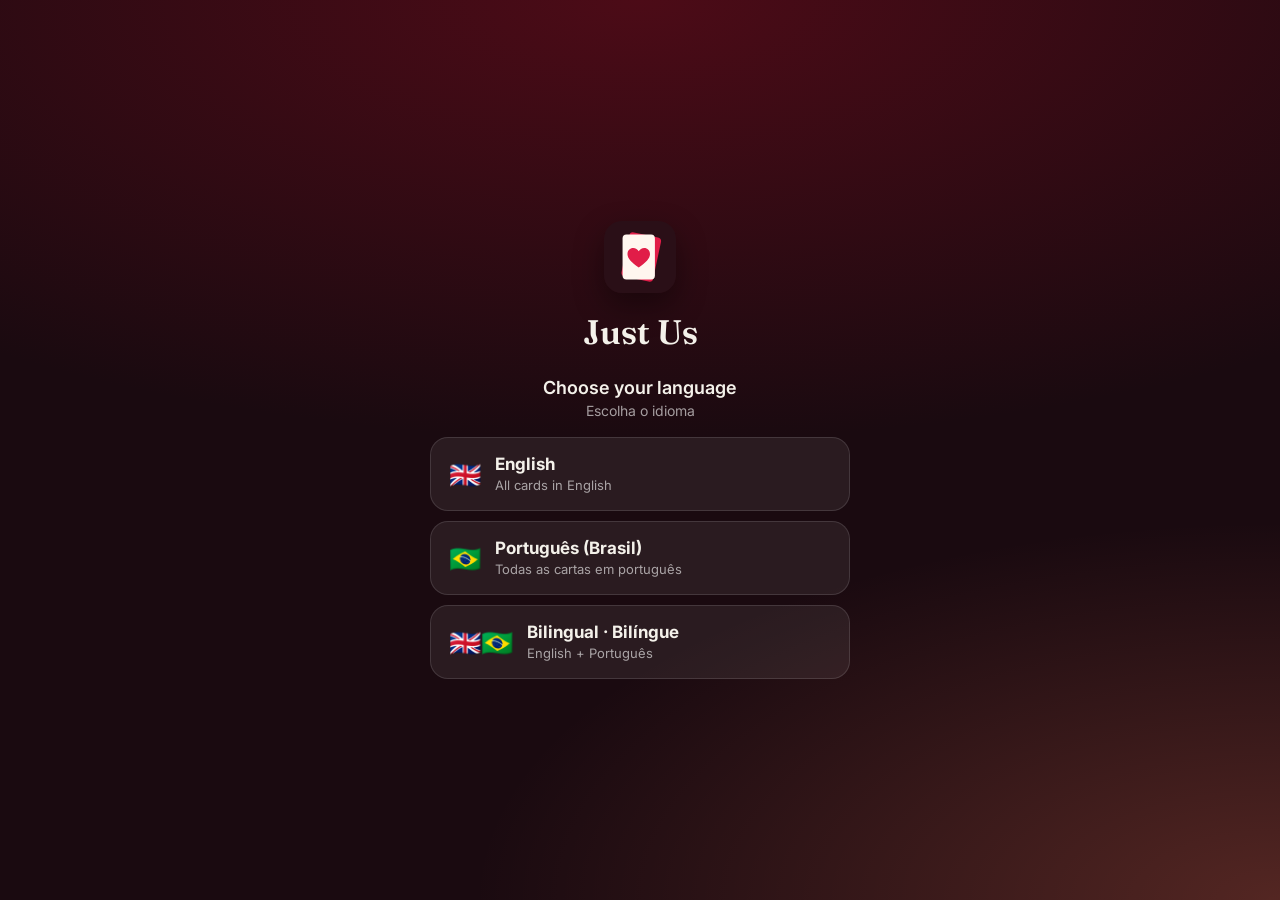
<file: index.html>
<!doctype html>
<html lang="en">
<head>
  <meta charset="utf-8">
  <meta name="viewport" content="width=device-width, initial-scale=1, viewport-fit=cover, user-scalable=no">
  <meta name="theme-color" content="#1b2433">
  <meta name="apple-mobile-web-app-capable" content="yes">
  <meta name="mobile-web-app-capable" content="yes">
  <meta name="apple-mobile-web-app-status-bar-style" content="black-translucent">
  <meta name="apple-mobile-web-app-title" content="Just Us">
  <meta name="description" content="A card game for couples: questions, dares, deep talk and more — in English and Portuguese.">
  <title>Just Us · Couples Cards</title>
  <link rel="icon" href="icon.svg" type="image/svg+xml">
  <link rel="apple-touch-icon" href="icon.svg">
  <link rel="manifest" href="manifest.webmanifest">
  <link rel="preconnect" href="https://fonts.googleapis.com">
  <link rel="preconnect" href="https://fonts.gstatic.com" crossorigin>
  <link href="https://fonts.googleapis.com/css2?family=Fraunces:opsz,wght@9..144,500;9..144,600&family=Inter:wght@400;500;600&display=swap" rel="stylesheet">
  <link rel="stylesheet" href="styles.css">
</head>
<body data-theme="normal" data-fx="none">
  <canvas id="fx" aria-hidden="true"></canvas>

  <header class="topbar">
    <button class="deck" id="deck" type="button" aria-label="Draw a card">
      <span class="deck-card deck-card--3"></span>
      <span class="deck-card deck-card--2"></span>
      <span class="deck-card deck-card--1" id="deckTop"></span>
      <span class="deck-count" id="deckCount">0</span>
    </button>

    <button class="pack-btn" id="packBtn" type="button" aria-haspopup="dialog">
      <span class="pack-name"><span id="packIcon" aria-hidden="true"></span><span id="packName"></span>
        <svg class="caret" viewBox="0 0 12 12" aria-hidden="true"><path d="M2.5 4.5 6 8l3.5-3.5" fill="none" stroke="currentColor" stroke-width="1.6" stroke-linecap="round" stroke-linejoin="round"/></svg>
      </span>
      <span class="pack-sub" id="packSub"></span>
    </button>

    <div class="level-wrap">
      <button class="level-btn" id="levelBtn" type="button" aria-haspopup="listbox" aria-expanded="false">
        <span class="heat" id="levelHeat" aria-hidden="true"></span>
        <svg class="caret" viewBox="0 0 12 12" aria-hidden="true"><path d="M2.5 4.5 6 8l3.5-3.5" fill="none" stroke="currentColor" stroke-width="1.6" stroke-linecap="round" stroke-linejoin="round"/></svg>
      </button>
      <ul class="level-menu" id="levelMenu" role="listbox" hidden></ul>
    </div>
  </header>

  <main class="stage" id="stage">
    <button class="hint" id="hint" type="button">
      <svg class="hint-arrow" viewBox="0 0 48 48" aria-hidden="true"><path d="M38 40C24 38 14 28 12 12m0 0-6 8m6-8 8 6" fill="none" stroke="currentColor" stroke-width="2.4" stroke-linecap="round" stroke-linejoin="round"/></svg>
      <span class="hint-main" id="hintMain"></span>
      <span class="hint-sub" id="hintSub"></span>
      <span class="hint-turn" id="hintTurn"></span>
    </button>
  </main>

  <nav class="bar" id="bar">
    <button class="skip-btn" id="skipBtn" type="button">
      <span class="skip-top"><span aria-hidden="true">🍷</span> <span id="skipLabel"></span></span>
      <span class="skip-bottom"><span class="skip-who" id="skipWho"></span><span class="dots" id="skipDots" aria-hidden="true"></span></span>
    </button>
    <div class="score" id="score" hidden></div>
    <button class="icon-btn" id="shareBtn" type="button" aria-label="Share">
      <svg viewBox="0 0 24 24" aria-hidden="true"><path d="M12 3v12M7 8l5-5 5 5M5 13v6a2 2 0 0 0 2 2h10a2 2 0 0 0 2-2v-6" fill="none" stroke="currentColor" stroke-width="2" stroke-linecap="round" stroke-linejoin="round"/></svg>
    </button>
    <button class="icon-btn" id="menuBtn" type="button" aria-label="Menu">
      <svg viewBox="0 0 24 24" aria-hidden="true"><circle cx="5" cy="12" r="2" fill="currentColor"/><circle cx="12" cy="12" r="2" fill="currentColor"/><circle cx="19" cy="12" r="2" fill="currentColor"/></svg>
    </button>
  </nav>

  <!-- Bottom sheet used for packs, menu, players, room code and rules -->
  <div class="sheet-backdrop" id="sheetBackdrop" hidden></div>
  <section class="sheet" id="sheet" role="dialog" aria-modal="true" hidden>
    <div class="sheet-grip" aria-hidden="true"></div>
    <div class="sheet-body" id="sheetBody"></div>
  </section>

  <!-- First-launch setup -->
  <section class="setup" id="setup" hidden>
    <div class="setup-inner">
      <img class="setup-logo" src="icon.svg" alt="" width="72" height="72">
      <h1 class="setup-title">Just Us</h1>
      <div id="setupStep"></div>
    </div>
  </section>

  <div class="drink" id="drink" aria-live="assertive"></div>
  <div class="toast" id="toast" role="status" aria-live="polite"></div>

  <script src="i18n.js"></script>
  <script src="data/questions.js"></script>
  <script src="data/dares.js"></script>
  <script src="data/know-me.js"></script>
  <script src="data/deep-talk.js"></script>
  <script src="data/long-distance.js"></script>
  <script src="fx.js"></script>
  <script src="app.js"></script>
</body>
</html>
</file>
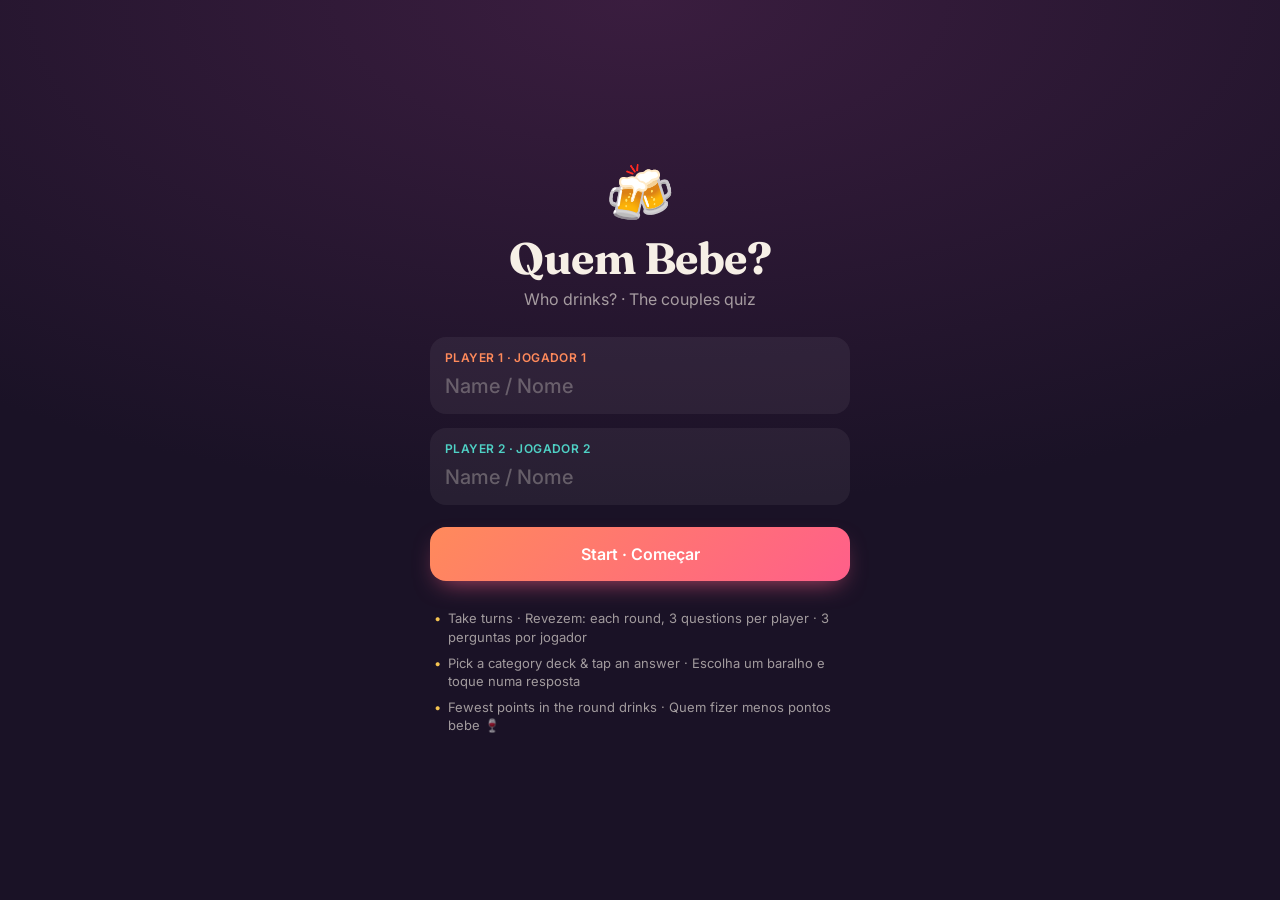
<file: quem-bebe/index.html>
<!doctype html>
<html lang="en">
<head>
  <meta charset="utf-8">
  <meta name="viewport" content="width=device-width, initial-scale=1, viewport-fit=cover, user-scalable=no">
  <meta name="theme-color" content="#1a1226">
  <meta name="apple-mobile-web-app-capable" content="yes">
  <meta name="mobile-web-app-capable" content="yes">
  <meta name="apple-mobile-web-app-status-bar-style" content="black-translucent">
  <meta name="apple-mobile-web-app-title" content="Quem Bebe?">
  <title>Quem Bebe? · Who Drinks?</title>
  <link rel="icon" href="icon.svg" type="image/svg+xml">
  <link rel="apple-touch-icon" href="icon.svg">
  <link rel="manifest" href="manifest.webmanifest">
  <link rel="preconnect" href="https://fonts.googleapis.com">
  <link rel="preconnect" href="https://fonts.gstatic.com" crossorigin>
  <link href="https://fonts.googleapis.com/css2?family=Fraunces:opsz,wght@9..144,600;9..144,700&family=Inter:wght@400;500;600;700&display=swap" rel="stylesheet">
  <link rel="stylesheet" href="styles.css">
</head>
<body>

  <!-- ===== Setup: player names ===== -->
  <section class="screen setup" id="setup">
    <div class="setup-inner">
      <div class="logo" aria-hidden="true">🍻</div>
      <h1 class="title">Quem Bebe?</h1>
      <p class="subtitle">Who drinks? · The couples quiz</p>

      <form id="setupForm" class="setup-form" autocomplete="off">
        <label class="field field--p1">
          <span class="field-label">Player 1 · Jogador 1</span>
          <input id="name1" name="name1" type="text" maxlength="14" placeholder="Name / Nome" required>
        </label>
        <label class="field field--p2">
          <span class="field-label">Player 2 · Jogador 2</span>
          <input id="name2" name="name2" type="text" maxlength="14" placeholder="Name / Nome" required>
        </label>
        <button class="btn btn--primary" type="submit">Start · Começar</button>
      </form>

      <ul class="rules">
        <li>Take turns · Revezem: each round, 3 questions per player · 3 perguntas por jogador</li>
        <li>Pick a category deck & tap an answer · Escolha um baralho e toque numa resposta</li>
        <li>Fewest points in the round drinks · Quem fizer menos pontos bebe 🍷</li>
      </ul>
    </div>
  </section>

  <!-- ===== Game ===== -->
  <section class="screen game" id="game" hidden>
    <header class="scoreboard" id="scoreboard">
      <div class="player player--p1" id="p1">
        <span class="player-name" id="p1Name"></span>
        <span class="player-score" id="p1Score">0</span>
        <span class="player-dots" id="p1Dots"></span>
      </div>
      <button class="round-btn" id="menuBtn" type="button" aria-label="Menu">
        <span class="round-label">Round</span>
        <span class="round-num" id="roundNum">1</span>
      </button>
      <div class="player player--p2" id="p2">
        <span class="player-name" id="p2Name"></span>
        <span class="player-score" id="p2Score">0</span>
        <span class="player-dots" id="p2Dots"></span>
      </div>
    </header>

    <main class="table" id="table">
      <div class="turn">
        <p class="turn-who" id="turnWho"></p>
        <p class="turn-hint">Pick a deck · Escolha um baralho</p>
      </div>
      <div class="decks" id="decks"></div>
    </main>

    <!-- Drawn card (takes the whole screen below the scoreboard) -->
    <div class="card-layer" id="cardLayer" hidden>
      <article class="card" id="card">
        <div class="card-top">
          <span class="chip" id="cardCat"></span>
          <span class="chip chip--level" id="cardLevel"></span>
        </div>
        <p class="card-for" id="cardFor"></p>
        <h2 class="q-en" id="qEn"></h2>
        <p class="q-pt" id="qPt"></p>
        <ol class="options" id="options"></ol>
        <div class="feedback" id="feedback" hidden>
          <p class="feedback-text" id="feedbackText"></p>
          <button class="btn btn--primary" id="nextBtn" type="button"></button>
        </div>
      </article>
    </div>

    <!-- Round result -->
    <div class="result-layer" id="resultLayer" hidden>
      <div class="result">
        <p class="result-round" id="resultRound"></p>
        <div class="result-emoji" aria-hidden="true">🍻</div>
        <h2 class="result-who" id="resultWho"></h2>
        <p class="result-pt" id="resultPt"></p>
        <div class="result-table" id="resultTable"></div>
        <button class="btn btn--primary" id="nextRoundBtn" type="button">Next round · Próxima rodada</button>
      </div>
    </div>

    <!-- Menu -->
    <div class="menu-layer" id="menuLayer" hidden>
      <div class="menu">
        <button class="btn" id="resumeBtn" type="button">Back to game · Voltar ao jogo</button>
        <button class="btn btn--danger" id="newGameBtn" type="button">New game · Novo jogo</button>
      </div>
    </div>
  </section>

  <script src="questions.js"></script>
  <script src="app.js"></script>
</body>
</html>
</file>
<file: styles.css>
/* ---------- Themes ---------- */
:root {
  --bg-1: #1b2433;
  --bg-2: #2b3a52;
  --accent: #5fb3a1;
  --accent-2: #a7e0d2;
  --card: #fffaf2;
  --ink: #1d2230;
  --ink-soft: #5b6273;
  --chip-bg: rgba(95, 179, 161, 0.14);
  --on-bg: #f4f1ea;
  --on-bg-soft: rgba(244, 241, 234, 0.62);
  --glass: rgba(255, 255, 255, 0.08);
  --glass-line: rgba(255, 255, 255, 0.14);
  --sheet: rgba(24, 20, 26, 0.97);
  --topbar-h: 84px;
  --bar-h: 64px;
  --ease-out: cubic-bezier(.2, .8, .2, 1);
}
body[data-theme="bitSpicy"] {
  --bg-1: #2c1622; --bg-2: #5a2438;
  --accent: #ff7a59; --accent-2: #ffc2a8;
  --card: #fff6f1; --ink: #2b1720; --ink-soft: #7a5562;
  --chip-bg: rgba(255, 122, 89, 0.14);
}
body[data-theme="spicy"] {
  --bg-1: #1a0508; --bg-2: #4c0b17;
  --accent: #e11d48; --accent-2: #ff8fa3;
  --card: #fff3f2; --ink: #2a0b12; --ink-soft: #85424f;
  --chip-bg: rgba(225, 29, 72, 0.12);
}
body[data-theme="deep"] {
  --bg-1: #160f0a; --bg-2: #3a2614;
  --accent: #d99a3e; --accent-2: #f4cd8c;
  --card: #fff8ec; --ink: #2a1d10; --ink-soft: #7a6247;
  --chip-bg: rgba(217, 154, 62, 0.15);
}

/* ---------- Base ---------- */
* { box-sizing: border-box; -webkit-tap-highlight-color: transparent; }
html, body { height: 100%; margin: 0; }
body {
  font-family: "Inter", system-ui, -apple-system, "Segoe UI", Roboto, sans-serif;
  color: var(--on-bg);
  background-color: var(--bg-1);
  background-image:
    radial-gradient(120% 70% at 50% 0%, var(--bg-2) 0%, transparent 70%),
    radial-gradient(90% 60% at 100% 100%, color-mix(in srgb, var(--accent) 22%, transparent) 0%, transparent 70%);
  background-attachment: fixed;
  transition: background-color .5s ease;
  display: flex;
  flex-direction: column;
  height: 100vh;
  height: 100dvh;
  overflow: hidden;
  overscroll-behavior: none;
  user-select: none;
  -webkit-user-select: none;
  touch-action: manipulation;
}
button { font: inherit; color: inherit; background: none; border: 0; padding: 0; cursor: pointer; }
button:focus-visible, input:focus-visible { outline: 2px solid var(--accent-2); outline-offset: 3px; border-radius: 12px; }
button:disabled { cursor: default; }
[hidden] { display: none !important; }

#fx { position: fixed; inset: 0; z-index: 0; pointer-events: none; }

/* ---------- Top bar ---------- */
.topbar {
  position: relative;
  z-index: 20;
  display: flex;
  align-items: center;
  justify-content: space-between;
  gap: 10px;
  height: calc(var(--topbar-h) + env(safe-area-inset-top));
  padding: env(safe-area-inset-top) max(16px, env(safe-area-inset-right)) 0 max(16px, env(safe-area-inset-left));
  flex: none;
}

/* Deck */
.deck { position: relative; width: 46px; height: 64px; margin-left: 4px; flex: none; }
.deck-card {
  position: absolute;
  inset: 0;
  border-radius: 8px;
  background-color: var(--accent);
  background-image:
    repeating-linear-gradient(45deg, rgba(255,255,255,.16) 0 2px, transparent 2px 9px),
    repeating-linear-gradient(-45deg, rgba(255,255,255,.16) 0 2px, transparent 2px 9px);
  border: 2px solid var(--card);
  box-shadow: 0 2px 6px rgba(0,0,0,.35);
  transition: background-color .5s ease, transform .2s var(--ease-out);
}
.deck-card--3 { transform: translate(6px, 5px) rotate(6deg); filter: brightness(.75); }
.deck-card--2 { transform: translate(3px, 2.5px) rotate(3deg); filter: brightness(.88); }
.deck-card--1::after {
  content: "";
  position: absolute;
  inset: 50% auto auto 50%;
  width: 16px; height: 16px;
  transform: translate(-50%, -50%) rotate(45deg);
  border: 2px solid var(--card);
  border-radius: 3px;
  opacity: .9;
}
.deck:active .deck-card--1 { transform: translateY(2px) scale(.96); }
.deck.is-empty .deck-card--2, .deck.is-empty .deck-card--3 { opacity: .35; }
.deck-count {
  position: absolute;
  right: -10px; top: -8px;
  min-width: 24px; height: 22px;
  padding: 0 6px;
  border-radius: 11px;
  background: var(--card);
  color: var(--ink);
  font-size: 12px; font-weight: 600; line-height: 22px;
  text-align: center;
  box-shadow: 0 2px 6px rgba(0,0,0,.3);
  font-variant-numeric: tabular-nums;
}
.deck.pulse .deck-card--1 { animation: deckPulse 1.6s ease-in-out infinite; }
@keyframes deckPulse {
  0%, 100% { box-shadow: 0 2px 6px rgba(0,0,0,.35), 0 0 0 0 color-mix(in srgb, var(--accent) 70%, transparent); }
  50% { box-shadow: 0 2px 6px rgba(0,0,0,.35), 0 0 0 9px transparent; }
}

/* Pack selector (center) */
.pack-btn {
  flex: 1;
  min-width: 0;
  display: flex;
  flex-direction: column;
  align-items: center;
  line-height: 1.15;
  padding: 6px 4px;
  border-radius: 14px;
}
.pack-btn:active { background: var(--glass); }
.pack-name {
  display: flex;
  align-items: center;
  gap: 6px;
  max-width: 100%;
  font-family: "Fraunces", Georgia, serif;
  font-size: 19px;
  font-weight: 600;
}
.pack-name #packName { overflow: hidden; text-overflow: ellipsis; white-space: nowrap; }
.pack-sub {
  max-width: 100%;
  margin-top: 4px;
  font-size: 11.5px;
  color: var(--on-bg-soft);
  letter-spacing: .08em;
  text-transform: uppercase;
  white-space: nowrap;
  overflow: hidden;
  text-overflow: ellipsis;
}
.caret { width: 12px; height: 12px; opacity: .7; flex: none; transition: transform .2s ease; }

/* Level selector */
.level-wrap { position: relative; flex: none; }
.level-btn {
  display: flex; align-items: center; gap: 6px;
  height: 44px;
  padding: 0 10px 0 12px;
  border-radius: 22px;
  background: var(--glass);
  border: 1px solid var(--glass-line);
  backdrop-filter: blur(8px);
  -webkit-backdrop-filter: blur(8px);
}
.level-btn:active { transform: scale(.97); }
.level-btn[aria-expanded="true"] .caret { transform: rotate(180deg); }
.heat { display: inline-flex; gap: 1px; font-size: 16px; line-height: 1; }
.heat .pep { transition: opacity .3s ease, filter .3s ease; }
.heat .pep.off { opacity: .32; filter: grayscale(1); }

.level-menu {
  position: absolute;
  right: 0;
  top: calc(100% + 8px);
  margin: 0;
  padding: 6px;
  list-style: none;
  min-width: 262px;
  border-radius: 18px;
  background: var(--sheet);
  border: 1px solid rgba(255,255,255,.12);
  box-shadow: 0 18px 40px rgba(0,0,0,.45);
  transform-origin: top right;
  animation: menuIn .18s var(--ease-out);
}
@keyframes menuIn { from { opacity: 0; transform: scale(.92) translateY(-4px); } }
.level-option {
  display: flex; align-items: center; gap: 12px;
  width: 100%;
  padding: 11px 12px;
  border-radius: 12px;
  text-align: left;
}
.level-option:active, .level-option[aria-selected="true"] { background: rgba(255,255,255,.08); }
.level-option .heat { font-size: 15px; width: 54px; flex: none; }
.names { display: flex; flex-direction: column; line-height: 1.25; min-width: 0; }
.names b { font-weight: 600; font-size: 15px; }
.names small { color: rgba(255,255,255,.55); font-size: 12px; margin-top: 2px; }
.check { margin-left: auto; opacity: 0; color: #fff; flex: none; }
[aria-selected="true"] > .check { opacity: 1; }

/* ---------- Stage & cards ---------- */
.stage {
  position: relative;
  z-index: 1;
  flex: 1;
  min-height: 0;
  margin: 6px max(16px, env(safe-area-inset-right)) 10px max(16px, env(safe-area-inset-left));
  container-type: size;
  perspective: 1400px;
}
.card, .hint {
  position: absolute;
  inset: 0;
  margin: auto;
  width: min(100cqw, calc(100cqh * 5 / 7), 560px);
  height: min(100cqh, calc(100cqw * 7 / 5), 784px);
  border-radius: 28px;
}
.hint {
  display: flex;
  flex-direction: column;
  align-items: center;
  justify-content: center;
  gap: 8px;
  padding: 24px;
  border: 2px dashed rgba(255,255,255,.22);
  color: var(--on-bg);
  text-align: center;
  transition: opacity .35s ease, transform .35s var(--ease-out);
}
.hint.hidden { opacity: 0; transform: scale(.96); pointer-events: none; }
.hint-arrow {
  position: absolute;
  top: 18px; left: 18px;
  width: 48px; height: 48px;
  color: var(--accent-2);
  animation: nudge 1.8s ease-in-out infinite;
}
@keyframes nudge { 50% { transform: translate(-5px, -5px); } }
.hint-main { font-family: "Fraunces", Georgia, serif; font-size: 22px; font-weight: 500; }
.hint-sub { font-size: 15px; color: var(--on-bg-soft); }
.hint-turn {
  margin-top: 14px;
  padding: 8px 14px;
  border-radius: 999px;
  background: var(--glass);
  border: 1px solid var(--glass-line);
  font-size: 14px;
  font-weight: 600;
}
.hint-turn:empty { display: none; }

.card { transform-style: preserve-3d; will-change: transform; }
.face {
  position: absolute;
  inset: 0;
  border-radius: inherit;
  backface-visibility: hidden;
  -webkit-backface-visibility: hidden;
  overflow: hidden;
}
.face.front {
  display: flex;
  flex-direction: column;
  background: var(--card);
  color: var(--ink);
  box-shadow:
    0 1px 0 rgba(255,255,255,.6) inset,
    0 30px 60px -20px rgba(0,0,0,.6),
    0 12px 24px -12px rgba(0,0,0,.45);
  padding: clamp(18px, 6cqw, 30px);
}
.face.front::before {
  content: "";
  position: absolute;
  inset: 10px;
  border: 1.5px solid color-mix(in srgb, var(--accent) 35%, transparent);
  border-radius: 20px;
  pointer-events: none;
}
.face.back {
  transform: rotateY(180deg);
  background-color: var(--accent);
  background-image:
    repeating-linear-gradient(45deg, rgba(255,255,255,.14) 0 3px, transparent 3px 22px),
    repeating-linear-gradient(-45deg, rgba(255,255,255,.14) 0 3px, transparent 3px 22px);
  border: 10px solid var(--card);
  box-shadow: 0 30px 60px -20px rgba(0,0,0,.6);
}
.face.back::after {
  content: "";
  position: absolute;
  inset: 50% auto auto 50%;
  width: 28%;
  aspect-ratio: 1;
  transform: translate(-50%, -50%) rotate(45deg);
  border: 6px solid var(--card);
  border-radius: 14%;
}

/* Card glow per effect mode */
body[data-fx="embers"] .card.current .face.front {
  box-shadow: 0 1px 0 rgba(255,255,255,.6) inset, 0 30px 60px -20px rgba(0,0,0,.6), 0 0 36px -6px rgba(255,110,40,.55);
}
body[data-fx="fire"] .card.current .face.front { animation: cardBurn 1.1s ease-in-out infinite alternate; }
body[data-fx="fire"] .card.current .face.front::after {
  /* warm scorched glow creeping in from the edges */
  content: "";
  position: absolute;
  inset: 0;
  border-radius: inherit;
  pointer-events: none;
  box-shadow: inset 0 0 26px 2px rgba(255,90,20,.35), inset 0 0 6px 1px rgba(160,20,0,.35);
  animation: scorch 1.6s ease-in-out infinite alternate;
}
@keyframes cardBurn {
  from { box-shadow: 0 30px 60px -20px rgba(0,0,0,.6), 0 0 34px 2px rgba(255,90,20,.65), 0 0 90px 10px rgba(255,50,0,.35); }
  to   { box-shadow: 0 30px 60px -20px rgba(0,0,0,.6), 0 0 46px 6px rgba(255,140,30,.75), 0 0 120px 18px rgba(255,60,0,.45); }
}
@keyframes scorch { from { opacity: .7; } to { opacity: 1; } }
body[data-fx^="candle"] .card.current .face.front { animation: candleGlow 2.4s ease-in-out infinite alternate; }
body[data-fx="candle1"] .card.current { --cg: 22px; --ca: .30; }
body[data-fx="candle2"] .card.current { --cg: 40px; --ca: .42; }
body[data-fx="candle3"] .card.current { --cg: 64px; --ca: .55; }
@keyframes candleGlow {
  from { box-shadow: 0 30px 60px -20px rgba(0,0,0,.6), 0 0 var(--cg) 0 rgba(255,175,80,var(--ca)); }
  to   { box-shadow: 0 30px 60px -20px rgba(0,0,0,.6), 0 0 calc(var(--cg) * 1.4) 4px rgba(255,190,100,calc(var(--ca) + .1)); }
}

.card-top {
  position: relative;
  display: flex;
  align-items: center;
  justify-content: space-between;
  gap: 8px;
  flex: none;
}
.chip {
  display: inline-flex;
  align-items: center;
  gap: 6px;
  min-width: 0;
  padding: 6px 11px 6px 9px;
  border-radius: 999px;
  background: var(--chip-bg);
  color: var(--ink);
  font-size: 11.5px;
  font-weight: 600;
  letter-spacing: .04em;
  text-transform: uppercase;
  white-space: nowrap;
  overflow: hidden;
}
.chip .heat { font-size: 12px; }
.num { font-size: 13px; font-weight: 500; color: var(--ink-soft); font-variant-numeric: tabular-nums; flex: none; }
.turn-line {
  position: relative;
  margin-top: 12px;
  text-align: center;
  font-size: 13px;
  font-weight: 600;
  color: var(--accent);
  filter: brightness(.85);
  flex: none;
}
.turn-line:empty { display: none; }

.q {
  position: relative;
  flex: 1;
  min-height: 0;
  display: flex;
  flex-direction: column;
  justify-content: center;
  gap: .9em;
  padding: 8px 4px;
  text-align: center;
  overflow: hidden;
}
.q .main {
  margin: 0;
  font-family: "Fraunces", Georgia, serif;
  font-weight: 600;
  font-size: 1em;
  line-height: 1.22;
  letter-spacing: -.005em;
  text-wrap: balance;
}
.q .second {
  margin: 0;
  font-size: .64em;
  line-height: 1.38;
  color: var(--ink-soft);
  text-wrap: balance;
}
.divider {
  display: flex;
  align-items: center;
  gap: 12px;
  color: var(--accent);
  font-size: .45em;
}
.divider::before, .divider::after {
  content: "";
  flex: 1;
  height: 1.5px;
  background: color-mix(in srgb, var(--accent) 35%, transparent);
}
.divider svg { width: 1.6em; height: 1.6em; }

.card-foot {
  position: relative;
  display: flex;
  align-items: center;
  justify-content: space-between;
  gap: 8px;
  min-height: 40px;
  flex: none;
}
.type-label {
  font-size: 11px;
  letter-spacing: .14em;
  text-transform: uppercase;
  color: var(--ink-soft);
  opacity: .85;
  white-space: nowrap;
  overflow: hidden;
  text-overflow: ellipsis;
}
.card-btn {
  display: inline-flex;
  align-items: center;
  justify-content: center;
  gap: 6px;
  height: 40px;
  padding: 0 14px;
  border-radius: 999px;
  background: var(--chip-bg);
  color: var(--ink);
  font-size: 14px;
  font-weight: 600;
  white-space: nowrap;
  flex: none;
}
.card-btn:active { transform: scale(.96); }
.card-btn.solid { background: var(--accent); color: #fff; }
.guess-btns { display: flex; gap: 8px; margin-left: auto; }
.guess-btns .right { background: #2f9e6e; color: #fff; }
.guess-btns .wrong { background: rgba(0,0,0,.08); color: var(--ink); }
.result { margin-left: auto; font-size: 14px; font-weight: 600; color: var(--ink-soft); }

/* Timer ring */
.timer { display: inline-flex; align-items: center; gap: 8px; margin-left: auto; font-weight: 600; font-variant-numeric: tabular-nums; }
.timer svg { width: 36px; height: 36px; transform: rotate(-90deg); }
.timer .track { stroke: rgba(0,0,0,.1); }
.timer .prog { stroke: var(--accent); stroke-linecap: round; transition: stroke-dashoffset .25s linear; }
.timer.done { color: var(--accent); }

/* ---------- Bottom bar ---------- */
.bar {
  position: relative;
  z-index: 20;
  display: flex;
  align-items: center;
  gap: 8px;
  flex: none;
  height: calc(var(--bar-h) + env(safe-area-inset-bottom));
  padding: 0 max(16px, env(safe-area-inset-right)) calc(10px + env(safe-area-inset-bottom)) max(16px, env(safe-area-inset-left));
}
.skip-btn {
  flex: 1;
  min-width: 0;
  height: 52px;
  display: flex;
  flex-direction: column;
  align-items: flex-start;
  justify-content: center;
  gap: 3px;
  padding: 0 16px;
  border-radius: 18px;
  background: var(--glass);
  border: 1px solid var(--glass-line);
  backdrop-filter: blur(8px);
  -webkit-backdrop-filter: blur(8px);
  text-align: left;
}
.skip-btn:not(:disabled):active { transform: scale(.98); }
.skip-btn:disabled { opacity: .5; }
.skip-top { font-size: 14px; font-weight: 600; white-space: nowrap; overflow: hidden; text-overflow: ellipsis; max-width: 100%; }
.skip-bottom { display: flex; align-items: center; gap: 8px; max-width: 100%; }
.skip-who { font-size: 12px; color: var(--on-bg-soft); white-space: nowrap; overflow: hidden; text-overflow: ellipsis; }
.dots { display: inline-flex; gap: 4px; flex: none; }
.dots i { width: 7px; height: 7px; border-radius: 50%; background: var(--accent-2); }
.dots i.used { background: rgba(255,255,255,.2); }
.score {
  display: flex;
  flex-direction: column;
  align-items: center;
  justify-content: center;
  height: 52px;
  padding: 0 12px;
  border-radius: 18px;
  background: var(--glass);
  border: 1px solid var(--glass-line);
  font-size: 12px;
  line-height: 1.3;
  white-space: nowrap;
  max-width: 34%;
  overflow: hidden;
}
.score b { font-variant-numeric: tabular-nums; font-size: 15px; }
.score small { color: var(--on-bg-soft); font-size: 10px; letter-spacing: .1em; text-transform: uppercase; }
.score.bump { animation: bump .5s var(--ease-out); }
@keyframes bump { 40% { transform: scale(1.12); } }
.icon-btn {
  width: 52px; height: 52px;
  flex: none;
  display: grid;
  place-items: center;
  border-radius: 18px;
  background: var(--glass);
  border: 1px solid var(--glass-line);
  backdrop-filter: blur(8px);
  -webkit-backdrop-filter: blur(8px);
}
.icon-btn:active { transform: scale(.95); }
.icon-btn svg { width: 22px; height: 22px; }

/* ---------- Sheet ---------- */
.sheet-backdrop {
  position: fixed;
  inset: 0;
  z-index: 60;
  background: rgba(0,0,0,.5);
  animation: fadeIn .2s ease;
}
@keyframes fadeIn { from { opacity: 0; } }
.sheet {
  position: fixed;
  left: 0; right: 0; bottom: 0;
  z-index: 61;
  max-height: 86dvh;
  overflow-y: auto;
  margin: 0 auto;
  max-width: 560px;
  padding: 8px max(18px, env(safe-area-inset-right)) calc(22px + env(safe-area-inset-bottom)) max(18px, env(safe-area-inset-left));
  border-radius: 26px 26px 0 0;
  background: var(--sheet);
  border-top: 1px solid rgba(255,255,255,.1);
  color: #fff;
  user-select: text;
  -webkit-user-select: text;
  animation: sheetIn .28s var(--ease-out);
}
@keyframes sheetIn { from { transform: translateY(100%); } }
.sheet-grip { width: 40px; height: 5px; border-radius: 3px; background: rgba(255,255,255,.25); margin: 4px auto 14px; }
.sheet h2 { margin: 0 0 4px; font-family: "Fraunces", Georgia, serif; font-size: 22px; font-weight: 600; }
.sheet h2 + p, .sheet .lead { margin: 0 0 16px; color: rgba(255,255,255,.65); font-size: 14px; line-height: 1.45; }
.list { display: flex; flex-direction: column; gap: 6px; margin: 0; padding: 0; list-style: none; }
.row {
  display: flex;
  align-items: center;
  gap: 14px;
  width: 100%;
  padding: 13px 14px;
  border-radius: 16px;
  background: rgba(255,255,255,.05);
  text-align: left;
}
.row:active, .row[aria-selected="true"] { background: rgba(255,255,255,.11); }
.row .ico { font-size: 24px; width: 32px; text-align: center; flex: none; }
.row .names b { font-size: 16px; }
.row .names small { font-size: 13px; }
.field { display: flex; flex-direction: column; gap: 6px; margin-bottom: 12px; }
.field label { font-size: 13px; color: rgba(255,255,255,.65); }
.input {
  width: 100%;
  height: 50px;
  padding: 0 16px;
  border-radius: 14px;
  border: 1px solid rgba(255,255,255,.18);
  background: rgba(255,255,255,.06);
  color: #fff;
  font: inherit;
  font-size: 17px;
}
.input::placeholder { color: rgba(255,255,255,.35); }
.btns { display: flex; gap: 10px; margin-top: 16px; }
.btn {
  flex: 1;
  height: 52px;
  border-radius: 16px;
  background: rgba(255,255,255,.1);
  font-weight: 600;
  font-size: 16px;
}
.btn.primary { background: var(--accent); color: #fff; }
.btn:active { transform: scale(.98); }
.rules-box {
  padding: 14px 16px;
  margin-bottom: 8px;
  border-radius: 16px;
  background: rgba(255,255,255,.06);
  line-height: 1.5;
  font-size: 15px;
}
.rules-box small { display: block; margin-top: 6px; color: rgba(255,255,255,.6); font-size: 13px; }

/* ---------- Setup ---------- */
.setup {
  position: fixed;
  inset: 0;
  z-index: 70;
  display: grid;
  place-items: center;
  padding: 24px max(20px, env(safe-area-inset-right)) calc(24px + env(safe-area-inset-bottom)) max(20px, env(safe-area-inset-left));
  background:
    radial-gradient(120% 70% at 50% 0%, #4c0b17 0%, transparent 70%),
    radial-gradient(90% 60% at 100% 100%, rgba(255,122,89,.25) 0%, transparent 70%),
    #1a0a10;
  overflow-y: auto;
  user-select: text;
  -webkit-user-select: text;
}
.setup-inner { width: 100%; max-width: 420px; text-align: center; animation: fadeIn .4s ease; }
.setup-logo { border-radius: 18px; box-shadow: 0 12px 30px rgba(0,0,0,.4); }
.setup-title { margin: 14px 0 24px; font-family: "Fraunces", Georgia, serif; font-size: 34px; font-weight: 600; }
.setup h2 { margin: 0 0 4px; font-size: 18px; font-weight: 600; }
.setup p { margin: 0 0 18px; color: rgba(255,255,255,.6); font-size: 14px; }
.lang-choices { display: flex; flex-direction: column; gap: 10px; }
.lang-choice {
  display: flex;
  align-items: center;
  gap: 14px;
  padding: 16px 18px;
  border-radius: 18px;
  background: rgba(255,255,255,.07);
  border: 1px solid rgba(255,255,255,.12);
  text-align: left;
}
.lang-choice:active { background: rgba(255,255,255,.14); }
.lang-choice .flag { font-size: 26px; flex: none; }
.lang-choice b { display: block; font-size: 17px; }
.lang-choice small { color: rgba(255,255,255,.6); font-size: 13px; }
.setup .input { text-align: center; }
.setup .btn.primary { background: #e11d48; }

/* ---------- Drink overlay & toast ---------- */
.drink {
  position: fixed;
  inset: 0;
  z-index: 55;
  display: grid;
  place-items: center;
  pointer-events: none;
  opacity: 0;
}
.drink.show { animation: drinkIn 1.5s var(--ease-out) forwards; }
.drink-inner {
  display: flex;
  flex-direction: column;
  align-items: center;
  gap: 6px;
  padding: 26px 34px;
  border-radius: 28px;
  background: rgba(20,10,16,.88);
  box-shadow: 0 20px 60px rgba(0,0,0,.5);
  text-align: center;
}
.drink-emoji { font-size: 64px; line-height: 1; animation: tilt .6s ease-in-out 2 alternate; }
.drink-text { font-family: "Fraunces", Georgia, serif; font-size: 24px; font-weight: 600; }
.drink-sub { font-size: 14px; color: rgba(255,255,255,.65); }
@keyframes drinkIn {
  0% { opacity: 0; transform: scale(.7); }
  15% { opacity: 1; transform: scale(1.05); }
  25% { transform: scale(1); }
  80% { opacity: 1; }
  100% { opacity: 0; transform: scale(.96); }
}
@keyframes tilt { from { transform: rotate(-12deg); } to { transform: rotate(18deg); } }

.toast {
  position: fixed;
  left: 50%;
  bottom: calc(var(--bar-h) + 20px + env(safe-area-inset-bottom));
  z-index: 80;
  transform: translate(-50%, 20px);
  max-width: calc(100vw - 32px);
  padding: 10px 16px;
  border-radius: 999px;
  background: rgba(20, 16, 22, .94);
  color: #fff;
  font-size: 14px;
  text-align: center;
  opacity: 0;
  pointer-events: none;
  transition: opacity .3s ease, transform .3s var(--ease-out);
}
.toast.show { opacity: 1; transform: translate(-50%, 0); }

@media (max-width: 360px) {
  .pack-name { font-size: 17px; }
  .level-btn { padding: 0 8px 0 10px; }
  .heat { font-size: 14px; }
  .skip-btn { padding: 0 12px; }
  .icon-btn { width: 46px; }
}
@media (prefers-reduced-motion: reduce) {
  .hint-arrow, .deck.pulse .deck-card--1, .card .face.front, .card .face.front::after { animation: none !important; }
}

/* Keep the bottom bar readable over the flames */
body[data-fx="fire"] .skip-btn,
body[data-fx="fire"] .icon-btn,
body[data-fx="fire"] .score,
body[data-fx="fire"] .level-btn { background: rgba(40, 6, 8, .62); border-color: rgba(255, 180, 120, .25); }
</file>
<file: quem-bebe/styles.css>
:root {
  --bg-1: #1a1226;
  --bg-2: #3a1d3f;
  --on-bg: #f6efe6;
  --on-bg-soft: rgba(246, 239, 230, 0.62);
  --p1: #ff8a5b;
  --p2: #4fd1c5;
  --card: #fff8ee;
  --ink: #241a2e;
  --ink-soft: #6c6075;
  --line: rgba(36, 26, 46, 0.12);
  --good: #1f9d63;
  --good-bg: #e3f6ec;
  --bad: #e5484d;
  --bad-bg: #fde7e7;
  --gold: #f5c451;
  --ease: cubic-bezier(.2, .8, .2, 1);
  --sb-h: calc(92px + env(safe-area-inset-top));
}

* { box-sizing: border-box; -webkit-tap-highlight-color: transparent; }
html, body { height: 100%; margin: 0; }
body {
  font-family: Inter, system-ui, -apple-system, "Segoe UI", Roboto, sans-serif;
  color: var(--on-bg);
  background: radial-gradient(120% 80% at 50% 0%, var(--bg-2), var(--bg-1) 70%) fixed, var(--bg-1);
  overscroll-behavior: none;
  -webkit-user-select: none;
  user-select: none;
  overflow: hidden;
}
button { font: inherit; color: inherit; cursor: pointer; }
[hidden] { display: none !important; }

.screen { position: fixed; inset: 0; display: flex; flex-direction: column; }

/* ---------- Buttons ---------- */
.btn {
  appearance: none;
  border: 0;
  border-radius: 16px;
  padding: 16px 20px;
  min-height: 54px;
  font-weight: 600;
  font-size: 16px;
  background: rgba(255, 255, 255, 0.1);
  color: var(--on-bg);
  transition: transform .15s var(--ease), filter .15s;
}
.btn:active { transform: scale(.97); }
.btn--primary {
  background: linear-gradient(135deg, var(--p1), #ff5f8a);
  color: #fff;
  box-shadow: 0 10px 24px -10px rgba(255, 95, 138, .7);
}
.btn--danger { background: rgba(229, 72, 77, .18); color: #ffb3b5; }

/* ---------- Setup ---------- */
.setup { overflow-y: auto; padding: calc(24px + env(safe-area-inset-top)) 20px calc(24px + env(safe-area-inset-bottom)); }
.setup-inner { width: 100%; max-width: 420px; margin: auto; text-align: center; }
.logo { font-size: 56px; line-height: 1; animation: bob 3s ease-in-out infinite; }
@keyframes bob { 50% { transform: translateY(-6px) rotate(-4deg); } }
.title { font-family: Fraunces, Georgia, serif; font-size: 44px; margin: 10px 0 4px; letter-spacing: -.5px; }
.subtitle { margin: 0 0 28px; color: var(--on-bg-soft); }
.setup-form { display: grid; gap: 14px; text-align: left; }
.field {
  display: grid; gap: 6px;
  padding: 12px 14px;
  border-radius: 16px;
  background: rgba(255, 255, 255, .06);
  border: 1.5px solid transparent;
  transition: border-color .2s;
}
.field:focus-within { border-color: var(--pc); }
.field--p1 { --pc: var(--p1); }
.field--p2 { --pc: var(--p2); }
.field-label { font-size: 12px; font-weight: 600; letter-spacing: .4px; text-transform: uppercase; color: var(--pc); }
.field input {
  border: 0; outline: 0; background: transparent; color: var(--on-bg);
  font: 600 20px/1.3 Inter, system-ui, sans-serif; padding: 2px 0;
  -webkit-user-select: text; user-select: text;
}
.field input::placeholder { color: rgba(246, 239, 230, .3); font-weight: 500; }
.setup-form .btn { margin-top: 8px; }
.rules { list-style: none; padding: 0; margin: 28px 0 0; display: grid; gap: 8px; font-size: 13px; color: var(--on-bg-soft); text-align: left; }
.rules li { padding-left: 18px; position: relative; line-height: 1.4; }
.rules li::before { content: "•"; position: absolute; left: 4px; color: var(--gold); }

/* ---------- Scoreboard ---------- */
.scoreboard {
  position: relative; z-index: 5;
  height: var(--sb-h);
  padding: calc(10px + env(safe-area-inset-top)) 12px 10px;
  display: grid; grid-template-columns: 1fr auto 1fr; gap: 8px; align-items: stretch;
  background: rgba(16, 10, 24, .55);
  backdrop-filter: blur(10px); -webkit-backdrop-filter: blur(10px);
  border-bottom: 1px solid rgba(255, 255, 255, .06);
}
.player {
  --pc: var(--p1);
  display: grid; grid-template-columns: 1fr auto; grid-template-rows: auto auto; align-items: center;
  column-gap: 6px;
  padding: 8px 12px; border-radius: 16px;
  background: rgba(255, 255, 255, .05);
  border: 2px solid transparent;
  transition: border-color .25s, background .25s, opacity .25s;
  opacity: .6; min-width: 0;
}
.player--p2 { --pc: var(--p2); }
.player.is-active { opacity: 1; border-color: var(--pc); background: color-mix(in srgb, var(--pc) 16%, transparent); }
.player-name { font-weight: 700; font-size: 15px; color: var(--pc); white-space: nowrap; overflow: hidden; text-overflow: ellipsis; }
.player-score { grid-row: span 2; font-family: Fraunces, Georgia, serif; font-size: 34px; font-weight: 700; line-height: 1; }
.player-score.bump { animation: bump .5s var(--ease); }
@keyframes bump { 40% { transform: scale(1.45); color: var(--gold); } }
.player-dots { display: flex; gap: 5px; margin-top: 6px; }
.dot { width: 10px; height: 10px; border-radius: 50%; background: rgba(255, 255, 255, .18); }
.dot.ok { background: var(--good); box-shadow: 0 0 0 2px rgba(31, 157, 99, .3); }
.dot.ko { background: var(--bad); box-shadow: 0 0 0 2px rgba(229, 72, 77, .3); }
.round-btn {
  appearance: none; border: 0; background: rgba(255, 255, 255, .06); border-radius: 14px;
  display: grid; place-content: center; padding: 0 10px; min-width: 56px;
}
.round-label { font-size: 10px; text-transform: uppercase; letter-spacing: .8px; color: var(--on-bg-soft); }
.round-num { font-family: Fraunces, Georgia, serif; font-size: 24px; font-weight: 700; line-height: 1.1; }

/* ---------- Table (deck picker) ---------- */
.table { flex: 1; overflow-y: auto; padding: 18px 14px calc(24px + env(safe-area-inset-bottom)); }
.turn { text-align: center; margin-bottom: 18px; }
.turn-who { font-family: Fraunces, Georgia, serif; font-size: clamp(22px, 6.5vw, 28px); font-weight: 700; margin: 0; }
.turn-who b { color: var(--pc, var(--p1)); }
.turn-hint { margin: 6px 0 0; color: var(--on-bg-soft); font-size: 14px; }
.decks { display: flex; flex-wrap: wrap; justify-content: center; gap: 16px 12px; max-width: 600px; margin: 0 auto; }
.deck {
  appearance: none; border: 0; background: none; padding: 0;
  position: relative; aspect-ratio: 5 / 7; width: calc((100% - 24px) / 3); max-width: 170px;
  transition: transform .18s var(--ease), opacity .2s;
}
.deck:active { transform: scale(.95); }
.deck-layer {
  position: absolute; inset: 0; border-radius: 16px; background: var(--card);
  box-shadow: 0 6px 16px -6px rgba(0, 0, 0, .5);
}
.deck-layer:nth-child(1) { transform: translate(6px, 8px) rotate(4deg); filter: brightness(.82); }
.deck-layer:nth-child(2) { transform: translate(3px, 4px) rotate(2deg); filter: brightness(.9); }
.deck-face {
  position: absolute; inset: 0; border-radius: 14px; padding: 10px 6px;
  display: flex; flex-direction: column; align-items: center; justify-content: center; gap: 6px;
  color: var(--ink); text-align: center;
  background:
    repeating-linear-gradient(45deg, rgba(255, 138, 91, .07) 0 8px, transparent 8px 16px),
    var(--card);
  border: 3px solid var(--pc, var(--p1));
  box-shadow: 0 12px 28px -10px rgba(0, 0, 0, .6);
}
.deck-icon { font-size: clamp(24px, 7vw, 38px); line-height: 1; }
.deck-en { font-weight: 700; font-size: clamp(11px, 3.2vw, 15px); line-height: 1.15; }
.deck-pt { font-size: clamp(9.5px, 2.7vw, 12px); line-height: 1.15; color: var(--ink-soft); }
.deck.is-used { opacity: .35; pointer-events: none; }
.deck.is-used .deck-face::after {
  content: "✓ used · usado"; position: absolute; bottom: 8px; left: 50%; transform: translateX(-50%);
  font-size: 9px; font-weight: 700; text-transform: uppercase; letter-spacing: .3px;
  background: var(--ink); color: var(--card); padding: 3px 8px; border-radius: 999px; white-space: nowrap;
}

/* ---------- Card ---------- */
.card-layer, .result-layer, .menu-layer {
  position: fixed; left: 0; right: 0; bottom: 0; top: var(--sb-h); z-index: 4;
  display: flex; padding: 12px 12px calc(12px + env(safe-area-inset-bottom));
}
.card {
  flex: 1; display: flex; flex-direction: column;
  background: var(--card); color: var(--ink);
  border-radius: 24px; padding: 18px 16px 16px;
  overflow-y: auto;
  border-top: 6px solid var(--pc, var(--p1));
  box-shadow: 0 30px 60px -20px rgba(0, 0, 0, .7);
  animation: draw .5s var(--ease) both;
  transform-origin: 50% 100%;
}
@keyframes draw {
  from { opacity: 0; transform: translateY(40%) scale(.7) rotate(-8deg); }
  to { opacity: 1; transform: none; }
}
.card-top { display: flex; justify-content: space-between; gap: 8px; }
.chip {
  display: inline-flex; align-items: center; gap: 5px;
  font-size: 12px; font-weight: 600; padding: 5px 10px; border-radius: 999px;
  background: rgba(36, 26, 46, .07); color: var(--ink-soft);
}
.chip--level.easy { background: #e3f6ec; color: #187a4d; }
.chip--level.medium { background: #fff1d6; color: #9a6400; }
.chip--level.hard { background: #fde7e7; color: #b42328; }
.card-for { margin: 14px 0 0; font-size: 13px; font-weight: 600; color: var(--pc, var(--p1)); text-transform: uppercase; letter-spacing: .5px; }
.q-en { font-family: Fraunces, Georgia, serif; font-size: clamp(22px, 6vw, 30px); line-height: 1.2; margin: 6px 0 6px; }
.q-pt { margin: 0 0 16px; font-size: clamp(15px, 4.2vw, 18px); line-height: 1.35; color: var(--ink-soft); font-style: italic; }

.options { list-style: none; margin: auto 0 0; padding: 0; display: grid; gap: 10px; }
.opt {
  appearance: none; width: 100%; text-align: left;
  display: grid; grid-template-columns: 36px 1fr 24px; align-items: center; gap: 12px;
  padding: 12px 14px; min-height: 64px;
  border-radius: 16px; border: 2px solid var(--line); background: #fff;
  color: var(--ink);
  transition: transform .12s var(--ease), border-color .2s, background .2s, opacity .2s;
}
.opt:active { transform: scale(.98); }
.opt-num {
  width: 36px; height: 36px; border-radius: 50%; display: grid; place-items: center;
  font-weight: 700; background: rgba(36, 26, 46, .07);
}
.opt-text { display: grid; gap: 2px; }
.opt-en { font-weight: 600; font-size: 16px; line-height: 1.25; }
.opt-pt { font-size: 13px; color: var(--ink-soft); line-height: 1.25; }
.opt-mark { font-size: 20px; font-weight: 700; text-align: center; }
.options.is-locked .opt { pointer-events: none; }
.options.is-locked .opt:not(.is-correct):not(.is-wrong) { opacity: .45; }
.opt.is-correct { border-color: var(--good); background: var(--good-bg); }
.opt.is-correct .opt-num { background: var(--good); color: #fff; }
.opt.is-correct .opt-mark { color: var(--good); }
.opt.is-wrong { border-color: var(--bad); background: var(--bad-bg); animation: shake .4s; }
.opt.is-wrong .opt-num { background: var(--bad); color: #fff; }
.opt.is-wrong .opt-mark { color: var(--bad); }
@keyframes shake { 20%, 60% { transform: translateX(-6px); } 40%, 80% { transform: translateX(6px); } }

.feedback { margin-top: 14px; display: grid; gap: 10px; animation: rise .35s var(--ease) both; }
@keyframes rise { from { opacity: 0; transform: translateY(12px); } }
.feedback-text { margin: 0; text-align: center; font-weight: 700; font-size: 18px; }
.feedback-text.good { color: var(--good); }
.feedback-text.bad { color: var(--bad); }

/* ---------- Round result ---------- */
.result-layer { background: rgba(16, 10, 24, .7); backdrop-filter: blur(6px); -webkit-backdrop-filter: blur(6px); align-items: center; justify-content: center; }
.result {
  width: 100%; max-width: 440px; max-height: 100%; overflow-y: auto;
  text-align: center; padding: 26px 20px 20px; border-radius: 28px;
  background: linear-gradient(160deg, #3c1f46, #251632);
  border: 1px solid rgba(255, 255, 255, .08);
  box-shadow: 0 30px 60px -20px rgba(0, 0, 0, .8);
  animation: pop .45s var(--ease) both;
}
@keyframes pop { from { opacity: 0; transform: scale(.85); } }
.result-round { margin: 0; font-size: 13px; text-transform: uppercase; letter-spacing: .8px; color: var(--on-bg-soft); }
.result-emoji { font-size: 64px; margin: 10px 0 4px; animation: cheers 1.2s ease-in-out infinite; }
@keyframes cheers { 50% { transform: rotate(-10deg) scale(1.08); } }
.result-who { font-family: Fraunces, Georgia, serif; font-size: 32px; margin: 0; line-height: 1.15; }
.result-who b { color: var(--pc); }
.result-pt { margin: 6px 0 18px; color: var(--on-bg-soft); font-style: italic; }
.result-table { display: grid; grid-template-columns: 1fr 1fr; gap: 10px; margin-bottom: 18px; }
.result-col { --pc: var(--p1); padding: 12px; border-radius: 16px; background: rgba(255, 255, 255, .06); border: 2px solid transparent; }
.result-col.p2 { --pc: var(--p2); }
.result-col.drinks { border-color: var(--pc); }
.result-col-name { font-weight: 700; color: var(--pc); white-space: nowrap; overflow: hidden; text-overflow: ellipsis; }
.result-col-pts { font-family: Fraunces, Georgia, serif; font-size: 30px; font-weight: 700; margin: 2px 0 6px; }
.result-col-pts small { font-size: 16px; color: var(--on-bg-soft); }
.result-col ul { list-style: none; margin: 0; padding: 0; display: grid; gap: 4px; font-size: 13px; text-align: left; }
.result-col li { display: flex; gap: 6px; align-items: center; color: var(--on-bg-soft); }
.result-col li b { width: 16px; text-align: center; }
.result-col li b.ok { color: #4ade80; }
.result-col li b.ko { color: #ff7b7f; }
.result .btn { width: 100%; }

/* ---------- Menu ---------- */
.menu-layer { background: rgba(16, 10, 24, .7); backdrop-filter: blur(6px); -webkit-backdrop-filter: blur(6px); align-items: center; justify-content: center; z-index: 6; }
.menu { width: 100%; max-width: 360px; display: grid; gap: 12px; animation: pop .3s var(--ease) both; }

@media (min-width: 700px) {
  .card-layer { padding: 24px; justify-content: center; }
  .card { max-width: 560px; margin: 0 auto; }
}
@media (prefers-reduced-motion: reduce) {
  *, *::before, *::after { animation: none !important; transition: none !important; }
}
</file>
